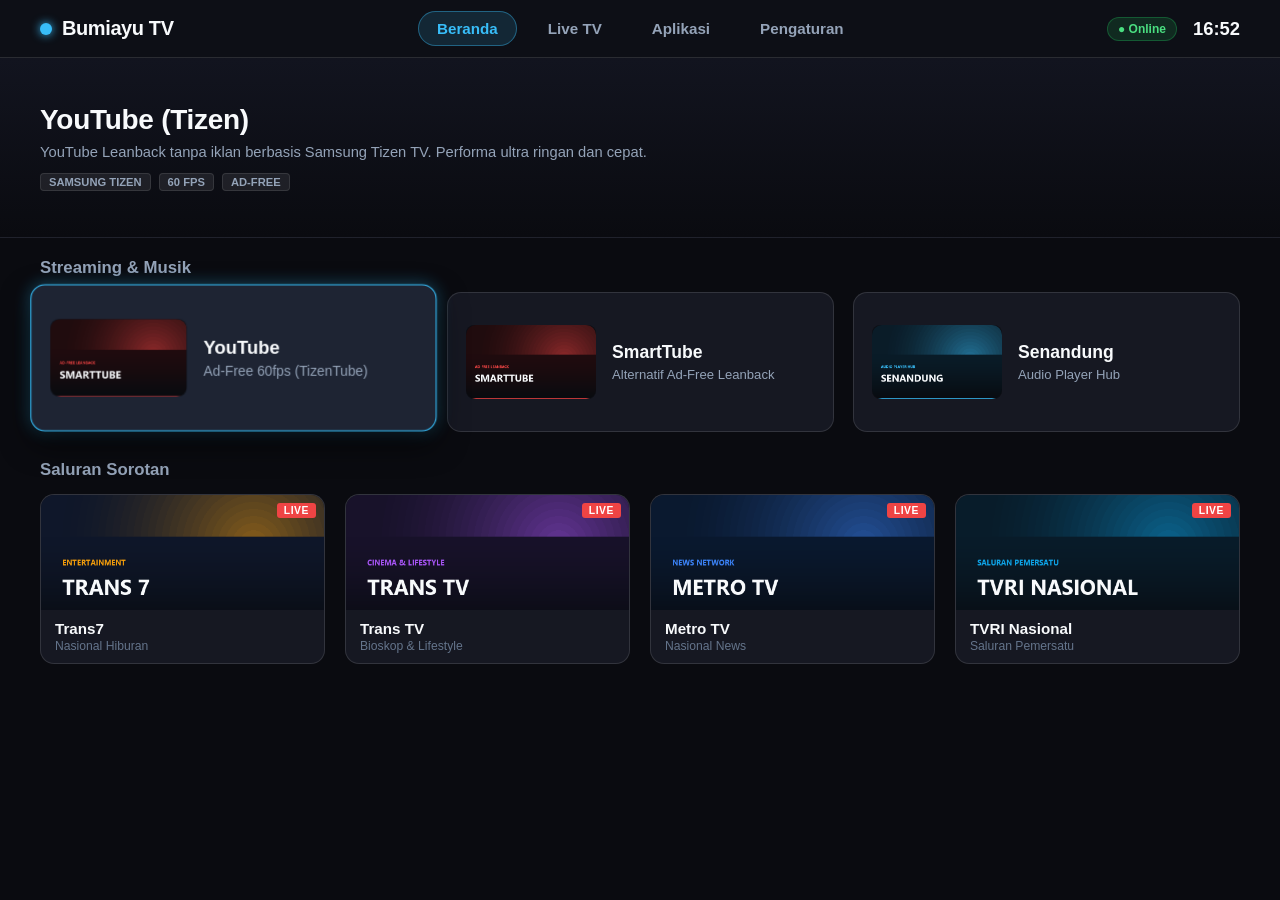
<file: tv-hub/index.html>
<!DOCTYPE html>
<html lang="id">
<head>
    <meta charset="UTF-8">
    <meta name="viewport" content="width=device-width, initial-scale=1.0">
    <title>Bumiayu TV - Google TV Modern Edition</title>
    <link rel="stylesheet" href="style.css">
</head>
<body>

    <!-- TOP NAVIGATION & STATUS BAR -->
    <header class="top-nav-bar">
        <div class="brand-group">
            
            <span class="brand-dot" aria-hidden="true"></span>
            <h1 class="brand-title">Bumiayu TV</h1>
        </div>

        <!-- TOP CATEGORY TABS (D-PAD NAVIGABLE - MINIMALIST GOOGLE TV / APPLE TV STYLE) -->
        <nav id="nav-tabs" class="nav-tabs" role="tablist" aria-label="Kategori Utama">
            <button class="nav-tab active" data-tab="home" role="tab" aria-selected="true" tabindex="0">Beranda</button>
            <button class="nav-tab" data-tab="livetv" role="tab" aria-selected="false" tabindex="-1">Live TV</button>
            <button class="nav-tab" data-tab="apps" role="tab" aria-selected="false" tabindex="-1">Aplikasi</button>
            <button class="nav-tab" data-tab="settings" role="tab" aria-selected="false" tabindex="-1">Pengaturan</button>
        </nav>

        <div class="header-right">
            <span id="net-status" class="net-pill online">● Online</span>
            <div id="clock-display" class="clock-display">--:--</div>
        </div>
    </header>

    <!-- DYNAMIC HERO BILLBOARD BANNER -->
    <section id="hero-billboard" class="hero-billboard" aria-label="Rekomendasi Sorotan">
        <div class="billboard-content">
            <h2 class="billboard-title" id="billboard-title">TizenTube Cobalt</h2>
            <p class="billboard-desc" id="billboard-desc">Pemutar YouTube tanpa iklan berbasis Samsung Tizen TV, performa ultra ringan 60fps dengan dukungan remote Leanback.</p>
            <div class="billboard-meta" id="billboard-meta">
                <span class="meta-tag">SAMSUNG TIZEN</span>
                <span class="meta-tag">60 FPS</span>
                <span class="meta-tag">AD-FREE</span>
            </div>
        </div>
    </section>

    <!-- MAIN VIEW CONTAINER -->
    <main class="main-viewport">

        <!-- TAB PANE 1: BERANDA -->
        <div id="pane-home" class="tab-pane active" role="tabpanel" aria-labelledby="tab-home">
            <div class="shelf-section">
                <h3 class="shelf-title">Streaming & Musik</h3>
                <div class="shelf-grid dual-yt-shelf">
                    <!-- Card 1: TizenTube Cobalt (Rebranded YouTube HD Leanback) -->
                    <button class="tv-card yt-hero-card" data-pkg="io.gh.reisxd.tizentube.cobalt" data-title="YouTube (Tizen)" data-desc="YouTube Leanback tanpa iklan berbasis Samsung Tizen TV. Performa ultra ringan dan cepat." data-badge="YOUTUBE UTAMA" tabindex="0">
                        <div class="card-thumb-wrap">
                            <img src="assets/youtube_tv.png" alt="YouTube" class="card-poster">
                        </div>
                        <div class="card-info">
                            <span class="card-title">YouTube</span>
                            <span class="card-sub">Ad-Free 60fps (TizenTube)</span>
                        </div>
                    </button>

                    <!-- Card 2: SmartTube (ALTERNATIVE) -->
                    <button class="tv-card yt-hero-card" data-pkg="org.smarttube.stable" data-title="SmartTube TV" data-desc="Pemutar YouTube TV alternatif tanpa iklan, resolusi 60fps dengan fitur SponsorBlock." data-badge="YOUTUBE ALTERNATIF" tabindex="0">
                        <div class="card-thumb-wrap">
                            <img src="assets/youtube_tv.png" alt="SmartTube" class="card-poster">
                        </div>
                        <div class="card-info">
                            <span class="card-title">SmartTube</span>
                            <span class="card-sub">Alternatif Ad-Free Leanback</span>
                        </div>
                    </button>

                    <!-- Card 3: Senandung Musik -->
                    <button class="tv-card music-hero-card" onclick="controlSenandung('toggle-play')" data-title="Senandung Audio" data-desc="Pusat musik pribadi streaming audio PWA dan pemutar lagu lokal." data-badge="MUSIK" tabindex="0">
                        <div class="card-thumb-wrap">
                            <img src="assets/senandung.png" alt="Senandung" class="card-poster">
                        </div>
                        <div class="card-info">
                            <span class="card-title">Senandung</span>
                            <span class="card-sub">Audio Player Hub</span>
                        </div>
                    </button>
                </div>
            </div>

            <!-- Quick TV Row in Home -->
            <div class="shelf-section">
                <h3 class="shelf-title">Saluran Sorotan</h3>
                <div class="shelf-grid channels-shelf" id="home-channels-strip">
                    <!-- Populated dynamically with active streams -->
                </div>
            </div>
        </div>

        <!-- TAB PANE 2: LIVE TV (DILENGKAPI SUB-TAB FILTER M3U) -->
        <div id="pane-livetv" class="tab-pane" role="tabpanel" aria-labelledby="tab-livetv" hidden>
            <!-- SUB-CATEGORY FILTER BAR (TV REMOTE FRIENDLY) -->
            <div class="subfilter-container" role="toolbar" aria-label="Filter Saluran">
                <button type="button" class="subfilter-pill active" data-filter="all" tabindex="0">Semua Saluran</button>
                <button type="button" class="subfilter-pill" data-filter="nasional" tabindex="0">TV Nasional</button>
                <button type="button" class="subfilter-pill" data-filter="m3u" tabindex="0">M3U Global & Movies</button>
                <button type="button" class="subfilter-pill" data-filter="fav" tabindex="0">Favorit</button>
            </div>

            <div class="shelf-section">
                <h3 class="shelf-title" id="livetv-shelf-title">Semua Siaran Langsung Terverifikasi Aktif</h3>
                <div class="shelf-grid channels-full-grid" id="full-channels-grid">
                    <!-- Populated dynamically with active streams -->
                </div>
            </div>
        </div>

        <!-- TAB PANE 3: APLIKASI -->
        <div id="pane-apps" class="tab-pane" role="tabpanel" aria-labelledby="tab-apps" hidden>
            <div class="shelf-section">
                <h3 class="shelf-title">Aplikasi Terpasang</h3>
                <div class="shelf-grid apps-shelf">
                    <button class="tv-card app-card" data-pkg="org.smarttube.stable" data-title="SmartTube" data-desc="Aplikasi pemutar YouTube tanpa iklan." tabindex="0">
                        <img src="assets/youtube_tv.png" alt="SmartTube" class="app-icon">
                        <span class="card-title">SmartTube</span>
                    </button>

                    <button class="tv-card app-card" data-pkg="io.gh.reisxd.tizentube.cobalt" data-title="YouTube (Tizen)" data-desc="Samsung Tizen YouTube untuk Android TV." tabindex="0">
                        <img src="assets/youtube_tv.png" alt="YouTube" class="app-icon">
                        <span class="card-title">YouTube</span>
                    </button>

                    <button class="tv-card app-card" data-pkg="com.netflix.ninja" data-title="Netflix" data-desc="Layanan film dan serial streaming HD Widevine L1." tabindex="0">
                        <img src="assets/apps.png" alt="Netflix" class="app-icon">
                        <span class="card-title">Netflix</span>
                    </button>

                    <button class="tv-card app-card" data-pkg="com.amazon.amazonvideo.livingroom" data-title="Prime Video" data-desc="Amazon Prime Video TV." tabindex="0">
                        <img src="assets/apps.png" alt="Prime Video" class="app-icon">
                        <span class="card-title">Prime Video</span>
                    </button>

                    <button class="tv-card app-card" onclick="openSettings('apps')" data-title="Pengelola Aplikasi" data-desc="Lihat dan kelola semua aplikasi terinstal." tabindex="0">
                        <img src="assets/settings.png" alt="Pengelola Aplikasi" class="app-icon">
                        <span class="card-title">Kelola Semua</span>
                    </button>
                </div>
            </div>
        </div>

        <!-- TAB PANE 4: PENGATURAN & SISTEM -->
        <div id="pane-settings" class="tab-pane" role="tabpanel" aria-labelledby="tab-settings" hidden>
            <div class="shelf-section">
                <h3 class="shelf-title">Pengaturan TV & Jaringan</h3>
                <div class="shelf-grid settings-shelf">
                    <!-- Wi-Fi -->
                    <button class="tv-card settings-card" onclick="openSettings('wifi')" data-title="Wi-Fi & Jaringan" data-desc="Kelola sambungan Wi-Fi, IP, dan status koneksi internet." data-badge="KONEKSI" tabindex="0">
                        <img src="assets/wifi.png" alt="Wi-Fi" class="settings-icon">
                        <span class="card-title">Wi-Fi & Jaringan</span>
                        <span class="card-sub">Status & IP TV</span>
                    </button>

                    <!-- Bluetooth -->
                    <button class="tv-card settings-card" onclick="openSettings('bluetooth')" data-title="Remote & Aksesoris" data-desc="Hubungkan remote Bluetooth, speaker nirkabel, dan gamepad." data-badge="BLUETOOTH" tabindex="0">
                        <img src="assets/bluetooth.png" alt="Bluetooth" class="settings-icon">
                        <span class="card-title">Remote & Bluetooth</span>
                        <span class="card-sub">Perangkat Nirkabel</span>
                    </button>

                    <!-- Kelola Aplikasi -->
                    <button class="tv-card settings-card" onclick="openSettings('apps')" data-title="Kelola Aplikasi" data-desc="Copot pemasangan atau bersihkan cache aplikasi." data-badge="MEMORI" tabindex="0">
                        <img src="assets/apps.png" alt="Aplikasi" class="settings-icon">
                        <span class="card-title">Kelola Aplikasi</span>
                        <span class="card-sub">Manajemen Storage</span>
                    </button>

                    <!-- Setelan Perangkat -->
                    <button class="tv-card settings-card" onclick="openSettings('device')" data-title="Setelan Perangkat Lengkap" data-desc="Buka panel pengaturan inti Android TV 9." data-badge="SISTEM" tabindex="0">
                        <img src="assets/settings.png" alt="Sistem" class="settings-icon">
                        <span class="card-title">Setelan Perangkat</span>
                        <span class="card-sub">Pengaturan Android</span>
                    </button>

                    <!-- Brankas Privasi 18+ -->
                    <button class="tv-card settings-card" onclick="triggerSecretVault()" data-title="Brankas Privasi 18+" data-desc="Akses saluran privat dewasa terproteksi PIN 4-digit pribadi Anda." data-badge="PRIVASI 18+" tabindex="0">
                        <img src="assets/vault_lock.png" alt="Privasi" class="settings-icon">
                        <span class="card-title">Brankas Privasi</span>
                        <span class="card-sub">Sesi Dewasa (PIN 4-Digit)</span>
                    </button>
                </div>
                <div class="secret-hint" id="secret-vault-hint">
                    <span>🔒 <strong>Akses Sesi Dewasa 18+:</strong> Klik kartu "Brankas Privasi" di atas, atau tekan tombol remote <strong>↑ ↑ ↓ ↓</strong> di tab ini untuk mengatur/membuka PIN 4-digit Anda.</span>
                </div>
            </div>
        </div>
    </main>

    <!-- DEDICATED FULLSCREEN 18+ VAULT (APPLE TV / NETFLIX PIN PROFILE STYLE - NO CLUMSY MODAL) -->
    <div id="vault-screen" class="vault-screen" style="display:none" role="region" aria-label="Brankas Privasi">
        <!-- 1. FULLSCREEN PIN ENTRY VIEW -->
        <div id="vault-pin-view" class="vault-pin-view">
            <div class="pin-card-box">
                <div class="pin-lock-icon" aria-hidden="true">🔒</div>
                <h2 id="vault-pin-title" class="pin-title">Brankas Privasi</h2>
                <p id="vault-pin-desc" class="pin-desc">Masukkan 4-digit PIN keamanan Anda</p>

                <!-- Clean 4-Dot PIN Indicator (Apple TV Style) -->
                <div class="pin-dots-container" aria-label="Indikator PIN">
                    <span class="pin-dot" id="pindot-0"></span>
                    <span class="pin-dot" id="pindot-1"></span>
                    <span class="pin-dot" id="pindot-2"></span>
                    <span class="pin-dot" id="pindot-3"></span>
                </div>

                <div id="vault-pin-error" class="pin-status-banner" aria-live="polite"></div>

                <!-- D-Pad Navigable Numeric Pad -->
                <div class="pin-keypad-grid" id="vault-keypad">
                    <button type="button" class="pin-key" data-key="1" tabindex="0">1</button>
                    <button type="button" class="pin-key" data-key="2" tabindex="0">2</button>
                    <button type="button" class="pin-key" data-key="3" tabindex="0">3</button>
                    <button type="button" class="pin-key" data-key="4" tabindex="0">4</button>
                    <button type="button" class="pin-key" data-key="5" tabindex="0">5</button>
                    <button type="button" class="pin-key" data-key="6" tabindex="0">6</button>
                    <button type="button" class="pin-key" data-key="7" tabindex="0">7</button>
                    <button type="button" class="pin-key" data-key="8" tabindex="0">8</button>
                    <button type="button" class="pin-key" data-key="9" tabindex="0">9</button>
                    <button type="button" class="pin-key btn-danger" data-key="clear" tabindex="0">⌫ Hapus</button>
                    <button type="button" class="pin-key" data-key="0" tabindex="0">0</button>
                    <button type="button" class="pin-key btn-cancel" id="btn-cancel-pin" tabindex="0">Batal</button>
                </div>
            </div>
        </div>

        <!-- 2. FULLSCREEN UNLOCKED ADULT CHANNELS SHELF -->
        <div id="vault-unlocked-view" class="vault-unlocked-view" style="display:none">
            <div class="vault-top-bar">
                <div class="vault-branding">
                    <h2 class="vault-shelf-title">Saluran Khusus Dewasa <span class="vault-inline-pill">18+</span></h2>
                </div>
                <div class="vault-controls">
                    <button type="button" id="btn-lock-vault" class="btn-lock-action" tabindex="0">🔒 Kunci & Keluar</button>
                </div>
            </div>

            <div class="vault-grid-container">
                <div class="shelf-grid channels-full-grid" id="adult-channels-grid">
                    <!-- Populated dynamically with 16:9 cinematic adult cards -->
                </div>
            </div>
        </div>
    </div>

    <!-- FULLSCREEN HLS VIDEO PLAYER OVERLAY -->
    <div id="video-overlay" class="video-overlay" style="display:none">
        <div class="video-top-bar">
            <button id="btn-back-player" class="btn-back">← Kembali</button>
            <div class="player-channel-info">
                <span id="player-channel-name" class="player-channel-name">Channel Live</span>
                <span class="player-live-badge">● LIVE HD</span>
            </div>
        </div>
        <video id="tv-video-player" class="tv-video-player" controls autoplay playsinline></video>
        <div class="player-hud-hint">Tekan BACK di remote untuk keluar | D-Pad Kiri/Kanan ganti channel</div>
    </div>

    <!-- LOCAL BUNDLED HLS.JS & LOGIC SCRIPT -->
    <script src="hls.min.js"></script>
    <script src="script.js"></script>
</body>
</html>
</file>
<file: tv-hub/style.css>
/* ==============================================================================
   BUMIAYU TV - GOOGLE TV / APPLE TV MODERN EDITION
   Hardware Optimized for Xiaomi Smart TV 4A 32" (1GB RAM / Mali-450 GPU)
   Strict Performance Guard: ZERO backdrop-filter: blur()
   ============================================================================== */

:root {
    --bg-canvas: #0a0b10;
    --surface-card: #161822;
    --surface-card-hover: #212534;
    --surface-card-focus: #282e42;
    --surface-border: rgba(255, 255, 255, 0.12);
    --focus-cyan: #38bdf8;
    --accent-red: #ef4444;
    --text-pri: #f8fafc;
    --text-sec: #94a3b8;
    --text-muted: #64748b;
    --font-stack: -apple-system, BlinkMacSystemFont, "Segoe UI", Roboto, "Helvetica Neue", sans-serif;
    --radius-card: 14px;
    --radius-pill: 999px;
    --trans-fast: 140ms cubic-bezier(0.2, 0.8, 0.2, 1);
}

/* Reset & Viewport Constraints */
* {
    box-sizing: border-box;
    margin: 0;
    padding: 0;
    user-select: none;
    -webkit-user-select: none;
}

html, body {
    width: 100vw;
    height: 100vh;
    background-color: var(--bg-canvas);
    color: var(--text-pri);
    font-family: var(--font-stack);
    overflow: hidden;
    touch-action: none;
}

/* ==============================================================================
   TOP NAVIGATION & STATUS BAR
   ============================================================================== */
.top-nav-bar {
    display: flex;
    align-items: center;
    justify-content: space-between;
    height: 58px;
    padding: 0 40px;
    background-color: #0d0f16;
    border-bottom: 1px solid var(--surface-border);
    position: relative;
    z-index: 100;
}

.brand-group {
    display: flex;
    align-items: center;
    gap: 10px;
}

.brand-dot {
    width: 12px;
    height: 12px;
    background-color: var(--focus-cyan);
    border-radius: 50%;
    box-shadow: 0 0 10px var(--focus-cyan);
}

.brand-title {
    font-size: 1.25rem;
    font-weight: 800;
    letter-spacing: -0.02em;
    color: var(--text-pri);
}

/* Nav Category Tabs */
.nav-tabs {
    display: flex;
    align-items: center;
    gap: 12px;
}

.nav-tab {
    display: inline-flex;
    align-items: center;
    gap: 8px;
    padding: 8px 18px;
    background: transparent;
    border: 1px solid transparent;
    border-radius: var(--radius-pill);
    color: var(--text-sec);
    font-size: 0.95rem;
    font-weight: 600;
    cursor: pointer;
    outline: none;
    transition: var(--trans-fast);
}

.nav-tab.active {
    background: rgba(56, 189, 248, 0.14);
    color: var(--focus-cyan);
    border-color: rgba(56, 189, 248, 0.4);
}

.nav-tab:focus {
    transform: scale(1.06);
    background: var(--surface-card-focus);
    color: var(--text-pri);
    border-color: var(--focus-cyan);
    box-shadow: 0 0 16px rgba(56, 189, 248, 0.5);
}

/* Header Right Clock & Status */
.header-right {
    display: flex;
    align-items: center;
    gap: 16px;
}

.net-pill {
    font-size: 0.75rem;
    font-weight: 700;
    padding: 4px 10px;
    border-radius: var(--radius-pill);
    background: rgba(34, 197, 94, 0.15);
    color: #4ade80;
    border: 1px solid rgba(34, 197, 94, 0.3);
}

.clock-display {
    font-size: 1.15rem;
    font-weight: 700;
    font-variant-numeric: tabular-nums;
    color: var(--text-pri);
}

/* ==============================================================================
   DYNAMIC HERO BILLBOARD BANNER
   ============================================================================== */
.hero-billboard {
    height: 180px;
    padding: 24px 40px;
    background: linear-gradient(180deg, #12141f 0%, #0a0b10 100%);
    border-bottom: 1px solid rgba(255, 255, 255, 0.06);
    display: flex;
    flex-direction: column;
    justify-content: center;
}

.billboard-badge {
    display: inline-block;
    align-self: flex-start;
    padding: 3px 10px;
    background: var(--focus-cyan);
    color: #07090e;
    font-size: 0.70rem;
    font-weight: 800;
    letter-spacing: 0.06em;
    border-radius: 4px;
    margin-bottom: 8px;
}

.billboard-title {
    font-size: 1.75rem;
    font-weight: 800;
    color: var(--text-pri);
    margin-bottom: 6px;
    letter-spacing: -0.01em;
}

.billboard-desc {
    font-size: 0.92rem;
    color: var(--text-sec);
    max-width: 800px;
    line-height: 1.4;
    margin-bottom: 10px;
}

.billboard-meta {
    display: flex;
    gap: 8px;
}

.meta-tag {
    font-size: 0.70rem;
    font-weight: 700;
    padding: 2px 8px;
    border-radius: 4px;
    background: rgba(255, 255, 255, 0.08);
    color: var(--text-sec);
    border: 1px solid rgba(255, 255, 255, 0.1);
}

/* ==============================================================================
   MAIN VIEWPORT & SHELF LAYOUT
   ============================================================================== */
.main-viewport {
    height: calc(100vh - 238px);
    overflow-y: auto;
    overflow-x: hidden;
    padding: 20px 40px 60px;
}

/* Custom Lean Scrollbar */
.main-viewport::-webkit-scrollbar {
    width: 6px;
}
.main-viewport::-webkit-scrollbar-thumb {
    background: rgba(255, 255, 255, 0.2);
    border-radius: 3px;
}

.shelf-section {
    margin-bottom: 28px;
}

.shelf-title {
    font-size: 1.05rem;
    font-weight: 700;
    color: var(--text-sec);
    margin-bottom: 14px;
    display: flex;
    align-items: center;
    gap: 8px;
}

.shelf-grid {
    display: grid;
    gap: 20px;
}

/* Grid Layouts */
.dual-yt-shelf {
    grid-template-columns: repeat(3, minmax(0, 1fr));
}

.channels-shelf {
    grid-template-columns: repeat(4, minmax(0, 1fr));
}

.channels-full-grid {
    grid-template-columns: repeat(4, minmax(0, 1fr));
}

.apps-shelf, .settings-shelf {
    grid-template-columns: repeat(4, minmax(0, 1fr));
}

/* ==============================================================================
   CARD SYSTEM & D-PAD FOCUS ENGINE
   ============================================================================== */
.tv-card {
    background-color: var(--surface-card);
    border: 1px solid var(--surface-border);
    border-radius: var(--radius-card);
    cursor: pointer;
    outline: none;
    position: relative;
    overflow: hidden;
    text-align: left;
    transition: transform 160ms cubic-bezier(0.2, 0.8, 0.2, 1),
                border-color 160ms ease,
                box-shadow 160ms ease,
                background-color 160ms ease;
}

.tv-card:focus {
    transform: scale(1.08);
    background-color: var(--surface-card-focus);
    border-color: var(--focus-cyan);
    box-shadow: 0 20px 40px rgba(0, 0, 0, 0.6), 0 0 24px rgba(56, 189, 248, 0.45);
    z-index: 20;
}

/* YouTube Hero Card (16:9 Aspect) */
.yt-hero-card, .music-hero-card {
    height: 140px;
    display: flex;
    align-items: center;
    padding: 18px;
    gap: 16px;
}

.card-thumb-wrap {
    width: 130px;
    height: 74px;
    flex-shrink: 0;
    display: flex;
    align-items: center;
    justify-content: center;
    background: rgba(0, 0, 0, 0.4);
    border-radius: 8px;
    overflow: hidden;
}

.card-logo {
    width: 60px;
    height: 60px;
    object-fit: contain;
}

.card-poster {
    width: 100%;
    height: 100%;
    object-fit: cover;
    border-radius: 10px;
}

.card-info {
    display: flex;
    flex-direction: column;
    gap: 4px;
}

.card-title {
    font-size: 1.10rem;
    font-weight: 700;
    color: var(--text-pri);
}

.card-sub {
    font-size: 0.82rem;
    color: var(--text-sec);
}

/* Channel 16:9 Card */
.channel-card {
    display: flex;
    flex-direction: column;
    height: 170px;
    padding: 0;
}

.channel-poster-wrap {
    width: 100%;
    height: 115px;
    position: relative;
    background: #11141e;
}

.channel-poster-img {
    width: 100%;
    height: 100%;
    object-fit: cover;
}

.channel-live-pill {
    position: absolute;
    top: 8px;
    right: 8px;
    padding: 2px 7px;
    background: var(--accent-red);
    color: #fff;
    font-size: 0.65rem;
    font-weight: 800;
    border-radius: 3px;
    letter-spacing: 0.05em;
}

.channel-card-body {
    padding: 10px 14px;
    display: flex;
    flex-direction: column;
    gap: 2px;
}

.channel-name {
    font-size: 0.95rem;
    font-weight: 700;
    color: var(--text-pri);
    white-space: nowrap;
    overflow: hidden;
    text-overflow: ellipsis;
}

.channel-genre {
    font-size: 0.76rem;
    color: var(--text-muted);
}

/* App & Settings Card */
.app-card, .settings-card {
    height: 120px;
    display: flex;
    flex-direction: column;
    justify-content: center;
    align-items: center;
    padding: 16px;
    text-align: center;
    gap: 8px;
}

.app-icon, .settings-icon {
    width: 44px;
    height: 44px;
    object-fit: contain;
}

.secret-hint {
    margin-top: 22px;
    padding: 14px 22px;
    background: rgba(15, 23, 42, 0.85);
    border: 1px solid rgba(56, 189, 248, 0.28);
    border-radius: 10px;
    font-size: 0.90rem;
    color: var(--text-sec);
    display: block;
    line-height: 1.5;
}

.secret-hint strong {
    color: var(--focus-cyan);
    font-weight: 700;
}

/* ==============================================================================
   DEDICATED FULLSCREEN 18+ VAULT (APPLE TV / NETFLIX STYLE)
   Strictly Zero Floating Dialogs Covering Video
   ============================================================================== */
.vault-screen {
    position: fixed;
    inset: 0;
    width: 100vw;
    height: 100vh;
    background: #080a10;
    z-index: 1000;
    display: flex;
    flex-direction: column;
    overflow: hidden;
}

.vault-pin-view {
    flex: 1;
    display: flex;
    flex-direction: column;
    align-items: center;
    justify-content: center;
    padding: 20px;
}

.pin-card-box {
    display: flex;
    flex-direction: column;
    align-items: center;
    text-align: center;
    max-width: 480px;
}

.pin-lock-icon {
    font-size: 2.8rem;
    margin-bottom: 8px;
}

.pin-title {
    font-size: 1.85rem;
    font-weight: 800;
    letter-spacing: -0.02em;
    color: var(--text-pri);
}

.pin-desc {
    font-size: 0.95rem;
    color: var(--text-sec);
    margin-top: 4px;
}

/* Apple TV 4-Dot PIN Indicator */
.pin-dots-container {
    display: flex;
    align-items: center;
    gap: 20px;
    margin: 24px 0 16px;
}

.pin-dot {
    width: 22px;
    height: 22px;
    border-radius: 50%;
    border: 2px solid rgba(255, 255, 255, 0.28);
    background: transparent;
    transition: all 140ms ease;
}

.pin-dot.filled {
    background: var(--focus-cyan);
    border-color: var(--focus-cyan);
    box-shadow: 0 0 16px rgba(56, 189, 248, 0.7);
    transform: scale(1.15);
}

.pin-status-banner {
    font-size: 0.90rem;
    font-weight: 600;
    color: var(--focus-cyan);
    min-height: 24px;
    margin-bottom: 16px;
}

.pin-status-banner.error {
    color: #f87171;
}

/* Numeric Keypad Grid */
.pin-keypad-grid {
    display: grid;
    grid-template-columns: repeat(3, 86px);
    gap: 12px;
}

.pin-key {
    height: 52px;
    font-size: 1.25rem;
    font-weight: 700;
    background: #141824;
    border: 1px solid rgba(255, 255, 255, 0.12);
    border-radius: 12px;
    color: var(--text-pri);
    cursor: pointer;
    outline: none;
    transition: transform 120ms ease, background-color 120ms ease, border-color 120ms ease;
}

.pin-key:focus {
    transform: scale(1.12);
    background: var(--focus-cyan);
    color: #06080d;
    border-color: #fff;
    box-shadow: 0 0 18px rgba(56, 189, 248, 0.6);
}

.pin-key.btn-danger {
    background: rgba(239, 68, 68, 0.18);
    color: #fca5a5;
    font-size: 0.90rem;
}

.pin-key.btn-danger:focus {
    background: var(--accent-red);
    color: #fff;
    box-shadow: 0 0 18px rgba(239, 68, 68, 0.6);
}

.pin-key.btn-cancel {
    background: rgba(255, 255, 255, 0.08);
    color: var(--text-sec);
    font-size: 0.90rem;
}

.pin-key.btn-cancel:focus {
    background: #252b3d;
    color: #fff;
}

/* Fullscreen Unlocked Adult Channels Shelf */
.vault-unlocked-view {
    flex: 1;
    display: flex;
    flex-direction: column;
    padding: 30px 50px;
    overflow-y: auto;
}

.vault-top-bar {
    display: flex;
    justify-content: space-between;
    align-items: center;
    margin-bottom: 24px;
    padding-bottom: 16px;
    border-bottom: 1px solid rgba(255, 255, 255, 0.10);
}

.vault-live-pill {
    font-size: 0.72rem;
    font-weight: 800;
    color: #4ade80;
    background: rgba(34, 197, 94, 0.15);
    border: 1px solid rgba(34, 197, 94, 0.3);
    padding: 4px 10px;
    border-radius: var(--radius-pill);
    letter-spacing: 0.05em;
    display: inline-block;
    margin-bottom: 6px;
}

.vault-shelf-title {
    font-size: 1.6rem;
    font-weight: 800;
    color: var(--text-pri);
}

.btn-lock-action {
    background: rgba(239, 68, 68, 0.18);
    border: 1px solid rgba(239, 68, 68, 0.4);
    color: #fca5a5;
    font-size: 0.90rem;
    font-weight: 700;
    padding: 10px 20px;
    border-radius: 10px;
    cursor: pointer;
    outline: none;
    transition: transform 120ms ease;
}

.btn-lock-action:focus {
    transform: scale(1.08);
    background: var(--accent-red);
    color: #fff;
    box-shadow: 0 0 18px rgba(239, 68, 68, 0.6);
}

.vault-grid-container {
    width: 100%;
}

/* ==============================================================================
   FULLSCREEN VIDEO PLAYER OVERLAY
   ============================================================================== */
.video-overlay {
    position: fixed;
    inset: 0;
    width: 100vw;
    height: 100vh;
    background: #000;
    z-index: 2000;
    display: flex;
    flex-direction: column;
}

.video-overlay[hidden] {
    display: none !important;
}

.video-top-bar {
    position: absolute;
    top: 0;
    left: 0;
    right: 0;
    height: 64px;
    padding: 0 30px;
    display: flex;
    align-items: center;
    gap: 20px;
    background: linear-gradient(180deg, rgba(0,0,0,0.85) 0%, transparent 100%);
    z-index: 2010;
}

.btn-back {
    background: rgba(255, 255, 255, 0.15);
    border: 1px solid rgba(255, 255, 255, 0.25);
    color: #fff;
    font-size: 0.90rem;
    font-weight: 700;
    padding: 6px 16px;
    border-radius: 8px;
    cursor: pointer;
    outline: none;
}

.btn-back:focus {
    transform: scale(1.08);
    background: var(--focus-cyan);
    color: #000;
}

.player-channel-info {
    display: flex;
    align-items: center;
    gap: 12px;
}

.player-channel-name {
    font-size: 1.15rem;
    font-weight: 800;
    color: #fff;
}

.player-live-badge {
    font-size: 0.72rem;
    font-weight: 800;
    background: var(--accent-red);
    color: #fff;
    padding: 2px 8px;
    border-radius: 3px;
}

.tv-video-player {
    width: 100%;
    height: 100%;
    object-fit: contain;
    background: #000;
}

.player-hud-hint {
    position: absolute;
    bottom: 20px;
    left: 50%;
    transform: translateX(-50%);
    background: rgba(0, 0, 0, 0.7);
    color: var(--text-sec);
    padding: 6px 18px;
    border-radius: var(--radius-pill);
    font-size: 0.80rem;
    font-weight: 600;
    pointer-events: none;
}

/* ==============================================================================
   INTERACTIVE ANIMATIONS & ENHANCED CARD STYLING (APPLE TV / GOOGLE TV STYLE)
   ============================================================================== */

/* Shimmer Highlight on Focused Channel Cards */
.tv-card {
    position: relative;
    overflow: hidden;
    transition: transform 160ms cubic-bezier(0.16, 1, 0.3, 1),
                border-color 160ms ease,
                box-shadow 160ms ease,
                background-color 160ms ease;
    will-change: transform;
}

.tv-card::after {
    content: "";
    position: absolute;
    top: 0;
    left: -100%;
    width: 60%;
    height: 100%;
    background: linear-gradient(90deg, transparent, rgba(255, 255, 255, 0.12), transparent);
    transform: skewX(-20deg);
    pointer-events: none;
    transition: none;
}

.tv-card:focus::after {
    left: 140%;
    transition: left 600ms ease-out;
}

.tv-card:focus {
    transform: scale(1.05) translateY(-4px);
    border-color: #38bdf8;
    background-color: #1e2433;
    box-shadow: 0 12px 28px rgba(0, 0, 0, 0.65), 0 0 16px rgba(56, 189, 248, 0.4);
    z-index: 20;
}

/* Focused Top Navigation Tab Pill Animation */
.nav-tab {
    transition: transform 140ms ease, background-color 140ms ease, color 140ms ease;
}

.nav-tab:focus {
    transform: scale(1.08);
    background-color: #ffffff;
    color: #0b0f19;
    font-weight: 700;
    box-shadow: 0 4px 14px rgba(0, 0, 0, 0.4);
    outline: none;
}

/* Pulsing Live Badge Effect */
@keyframes livePulse {
    0% { opacity: 1; transform: scale(1); }
    50% { opacity: 0.75; transform: scale(0.97); }
    100% { opacity: 1; transform: scale(1); }
}

.channel-live-pill {
    animation: livePulse 2s infinite ease-in-out;
}

/* ==============================================================================
   SUB-FILTER TOOLBAR (SEKAT & KATEGORI M3U / NASIONAL)
   ============================================================================== */
.subfilter-container {
    display: flex;
    align-items: center;
    gap: 12px;
    margin-bottom: 22px;
    padding-left: 4px;
}

.subfilter-pill {
    background: rgba(255, 255, 255, 0.07);
    border: 1px solid rgba(255, 255, 255, 0.14);
    color: var(--text-sec);
    font-size: 13px;
    font-weight: 600;
    padding: 7px 18px;
    border-radius: var(--radius-pill);
    cursor: pointer;
    transition: transform var(--trans-fast), background-color var(--trans-fast), color var(--trans-fast), border-color var(--trans-fast);
}

.subfilter-pill.active {
    background: rgba(56, 189, 248, 0.2);
    border-color: var(--focus-cyan);
    color: #ffffff;
}

.subfilter-pill:focus {
    transform: scale(1.08);
    background: var(--focus-cyan);
    border-color: var(--focus-cyan);
    color: #0b0f19;
    font-weight: 700;
    outline: none;
    box-shadow: 0 4px 16px rgba(56, 189, 248, 0.4);
}
</file>
